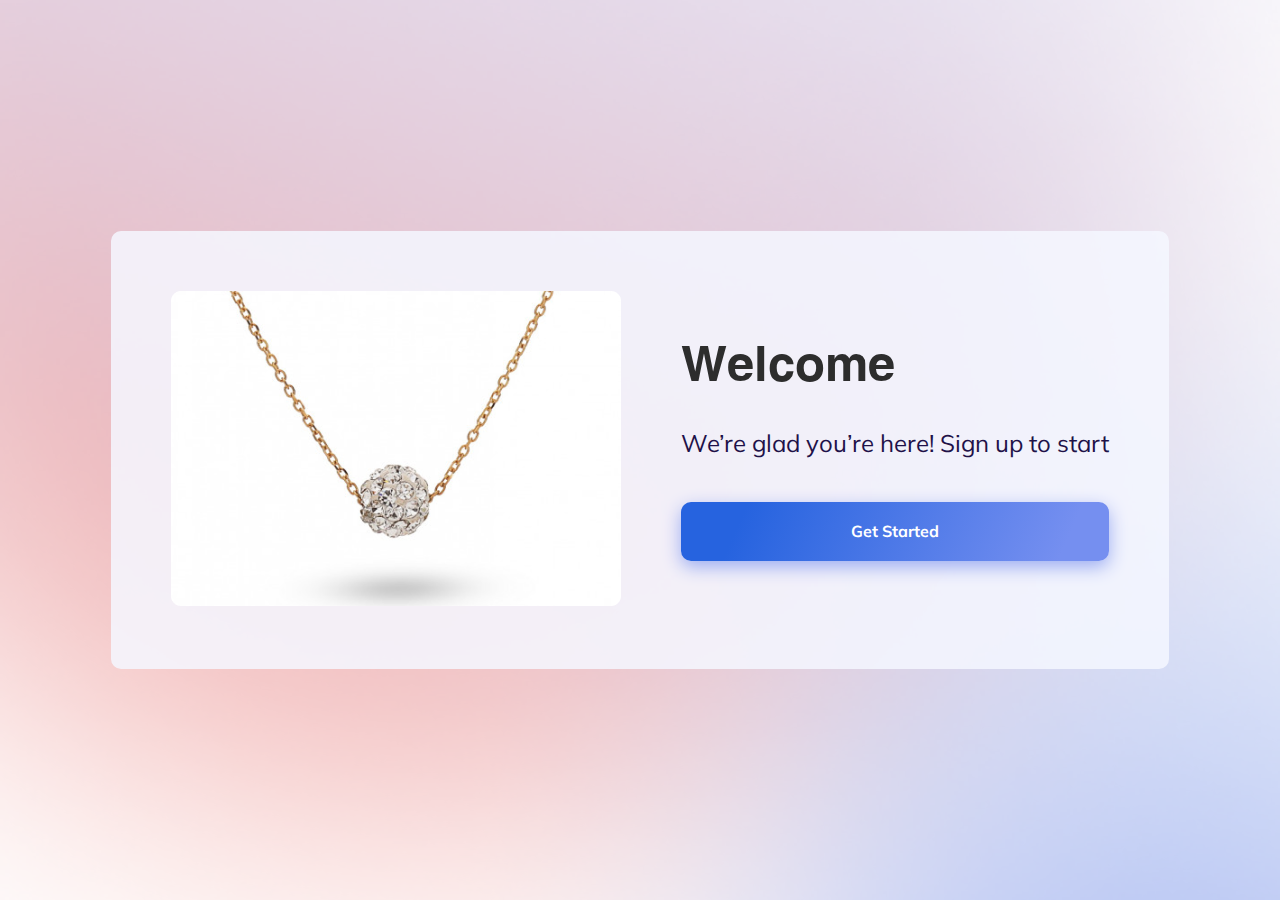
<file: index.html>
<!DOCTYPE html>
<html lang="en">
  <head>
    <meta charset="UTF-8" />
    <meta http-equiv="X-UA-Compatible" content="IE=edge" />
    <meta name="viewport" content="width=device-width, initial-scale=1.0" />

    <link rel="stylesheet" href="./styles/welcome.css" />

    <title>welcome</title>
  </head>
  <body>
    <div class="container">
      <div class="card welcome">
        <div class="image">
          <img
            class="desktop"
            src="./imgs/Image Placeholder-2.png"
            alt="welcome"
          />
          <img
            class="mobile"
            src="./imgs/Image Placeholder.png"
            alt="welcome"
          />
        </div>
        <div class="content">
          <h1>welcome</h1>
          <p class="desktop">We’re glad you’re here! Sign up to start</p>
          <p class="mobile">
            We’re glad you’re here! Sign up to start browing the website.
          </p>
          <a class="my-button" href="sign-up.html">get started</a>
        </div>
      </div>
    </div>
  </body>
</html>
</file>
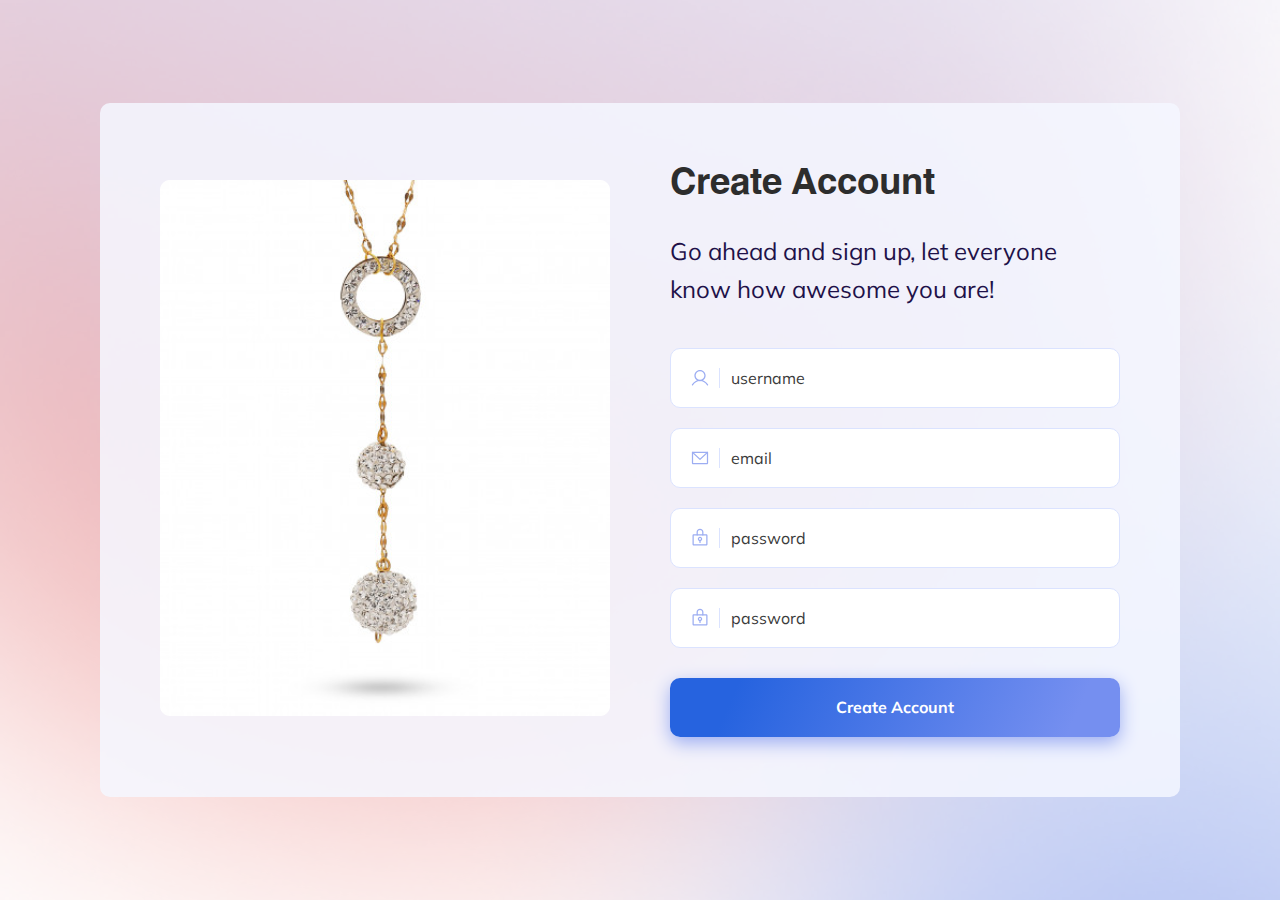
<file: sign-up.html>
<!DOCTYPE html>
<html lang="en">
  <head>
    <meta charset="UTF-8" />
    <meta http-equiv="X-UA-Compatible" content="IE=edge" />
    <meta name="viewport" content="width=device-width, initial-scale=1.0" />

    <link rel="stylesheet" href="./styles/sign-up.css" />

    <title>sign-up</title>
  </head>
  <body>
    <div class="container">
      <div class="card sign-up">
        <div class="image">
          <img
            class="desktop"
            src="./imgs/Image Placeholder-3.png"
            alt="welcome"
          />
          <img
            class="mobile"
            src="./imgs/Image Placeholder-1.png"
            alt="welcome"
          />
        </div>
        <div class="content">
          <h1>create account</h1>
          <p>Go ahead and sign up, let everyone know how awesome you are!</p>
          <form>
            <div class="username">
              <input type="text" id="username" placeholder="username" />
            </div>
            <p class="alert"></p>
            <div class="email">
              <input type="email" id="email" placeholder="email" />
            </div>
            <p class="alert"></p>
            <div class="password">
              <input type="password" id="password" placeholder="password" />
            </div>
            <p class="alert"></p>
            <div class="confirm-password">
              <input
                type="password"
                id="confirm-password"
                placeholder="password"
              />
            </div>
            <p class="alert"></p>
            <button class="my-button" type="submit">create account</button>
          </form>
        </div>
      </div>
    </div>

    <script src="./src/sign-up.js"></script>
  </body>
</html>
</file>
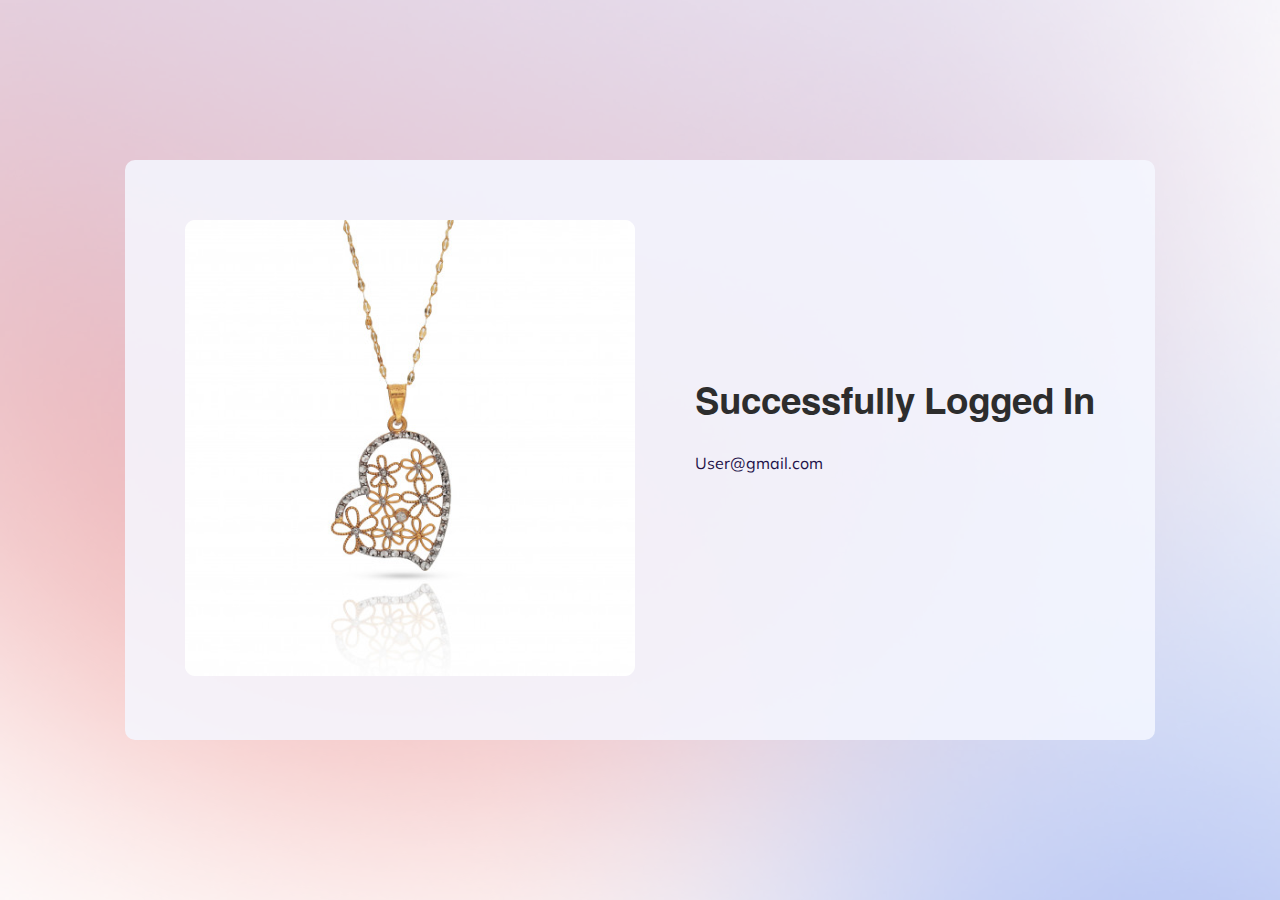
<file: succeed.html>
<!DOCTYPE html>
<html lang="en">
  <head>
    <meta charset="UTF-8" />
    <meta http-equiv="X-UA-Compatible" content="IE=edge" />
    <meta name="viewport" content="width=device-width, initial-scale=1.0" />
    <link rel="stylesheet" href="./styles/succeed.css" />
    <title>succeed</title>
  </head>
  <body>
    <div class="container">
      <div class="card succeed">
        <div class="image">
          <img
            class="desktop"
            src="./imgs/Image Placeholder-5.png"
            alt="welcome"
          />
          <img
            class="mobile"
            src="./imgs/Image Placeholder-4.png"
            alt="welcome"
          />
        </div>
        <div class="content">
          <h1>Successfully logged in</h1>
          <p>User@gmail.com</p>
        </div>
      </div>
    </div>

    <script src="./src/succeed.js"></script>
  </body>
</html>
</file>
<file: styles/welcome.css>
@import 'index.css';
.welcome h1 {
  font-size: 56px;
}
.welcome p {
  font-size: 24px;
}
@media (max-width: 992px) {
  .welcome h1 {
    font-size: 42px;
  }
  .welcome p {
    font-size: 16px;
  }
}/*# sourceMappingURL=welcome.css.map */
</file>
<file: styles/sign-up.css>
@import 'index.css';
.sign-up .content {
  width: 450px;
}
.sign-up .content h1 {
  font-size: 42px;
}
.sign-up .content p {
  font-size: 24px;
}
.sign-up .content form {
  display: flex;
  flex-direction: column;
  gap: 10px;
}
.sign-up .content form .alert {
  margin: 0;
  color: red;
  font-size: 16px;
}
.sign-up .content form div {
  position: relative;
}
.sign-up .content form div::before {
  position: absolute;
  width: 29px;
  height: 20px;
  left: 20px;
  z-index: 1;
  top: 50%;
  transform: translateY(-50%);
  border-right: solid 1px #dbe3ff;
}
.sign-up .content form div.username::before {
  content: url("../imgs/User.svg");
}
.sign-up .content form div.email::before {
  content: url("../imgs/EnvelopeSimple.svg");
}
.sign-up .content form div.password::before, .sign-up .content form div.confirm-password::before {
  content: url("../imgs/LockKey.svg");
}
.sign-up .content form div input {
  padding: 8px 20px 8px 60px;
  height: 60px;
  background: #ffffff;
  border: 1px solid #dbe3ff;
  border-radius: 10px;
  position: relative;
  width: 100%;
}
.sign-up .content form div input::-moz-placeholder {
  color: #3b3b3b;
}
.sign-up .content form div input:-ms-input-placeholder {
  color: #3b3b3b;
}
.sign-up .content form div input::placeholder {
  color: #3b3b3b;
}
.sign-up .content form .my-button {
  margin-top: 10px;
}
@media (max-width: 992px) {
  .sign-up .content {
    width: 100%;
  }
  .sign-up .content h1 {
    font-size: 32px;
    margin-bottom: 16px;
  }
  .sign-up .content p {
    font-size: 16px;
  }
}/*# sourceMappingURL=sign-up.css.map */
</file>
<file: styles/succeed.css>
@import 'index.css';
.succeed .content h1 {
  font-size: 42px;
}
.succeed .content p {
  font-size: 16px;
}
@media (max-width: 992px) {
  .succeed .content h1 {
    font-size: 32px;
    margin-top: 140px !important;
    margin-bottom: 40px !important;
  }
}/*# sourceMappingURL=succeed.css.map */
</file>
